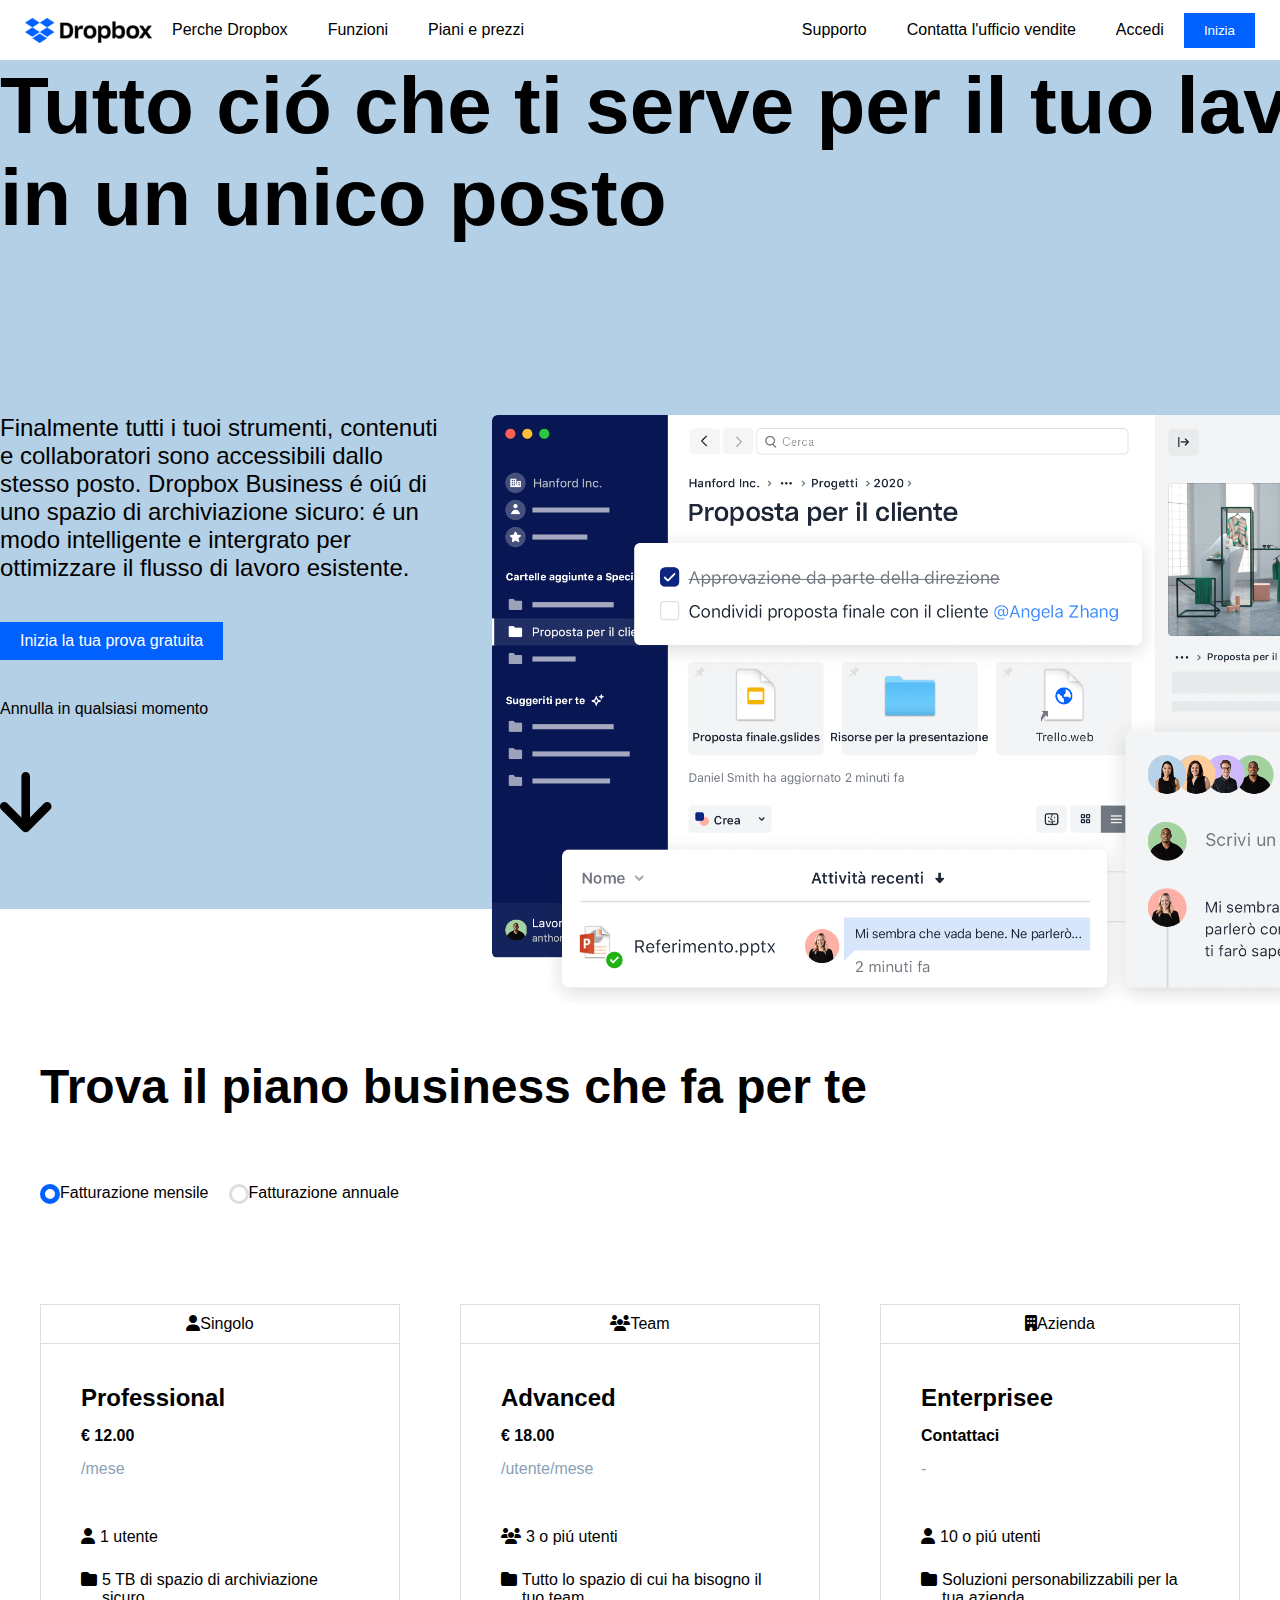
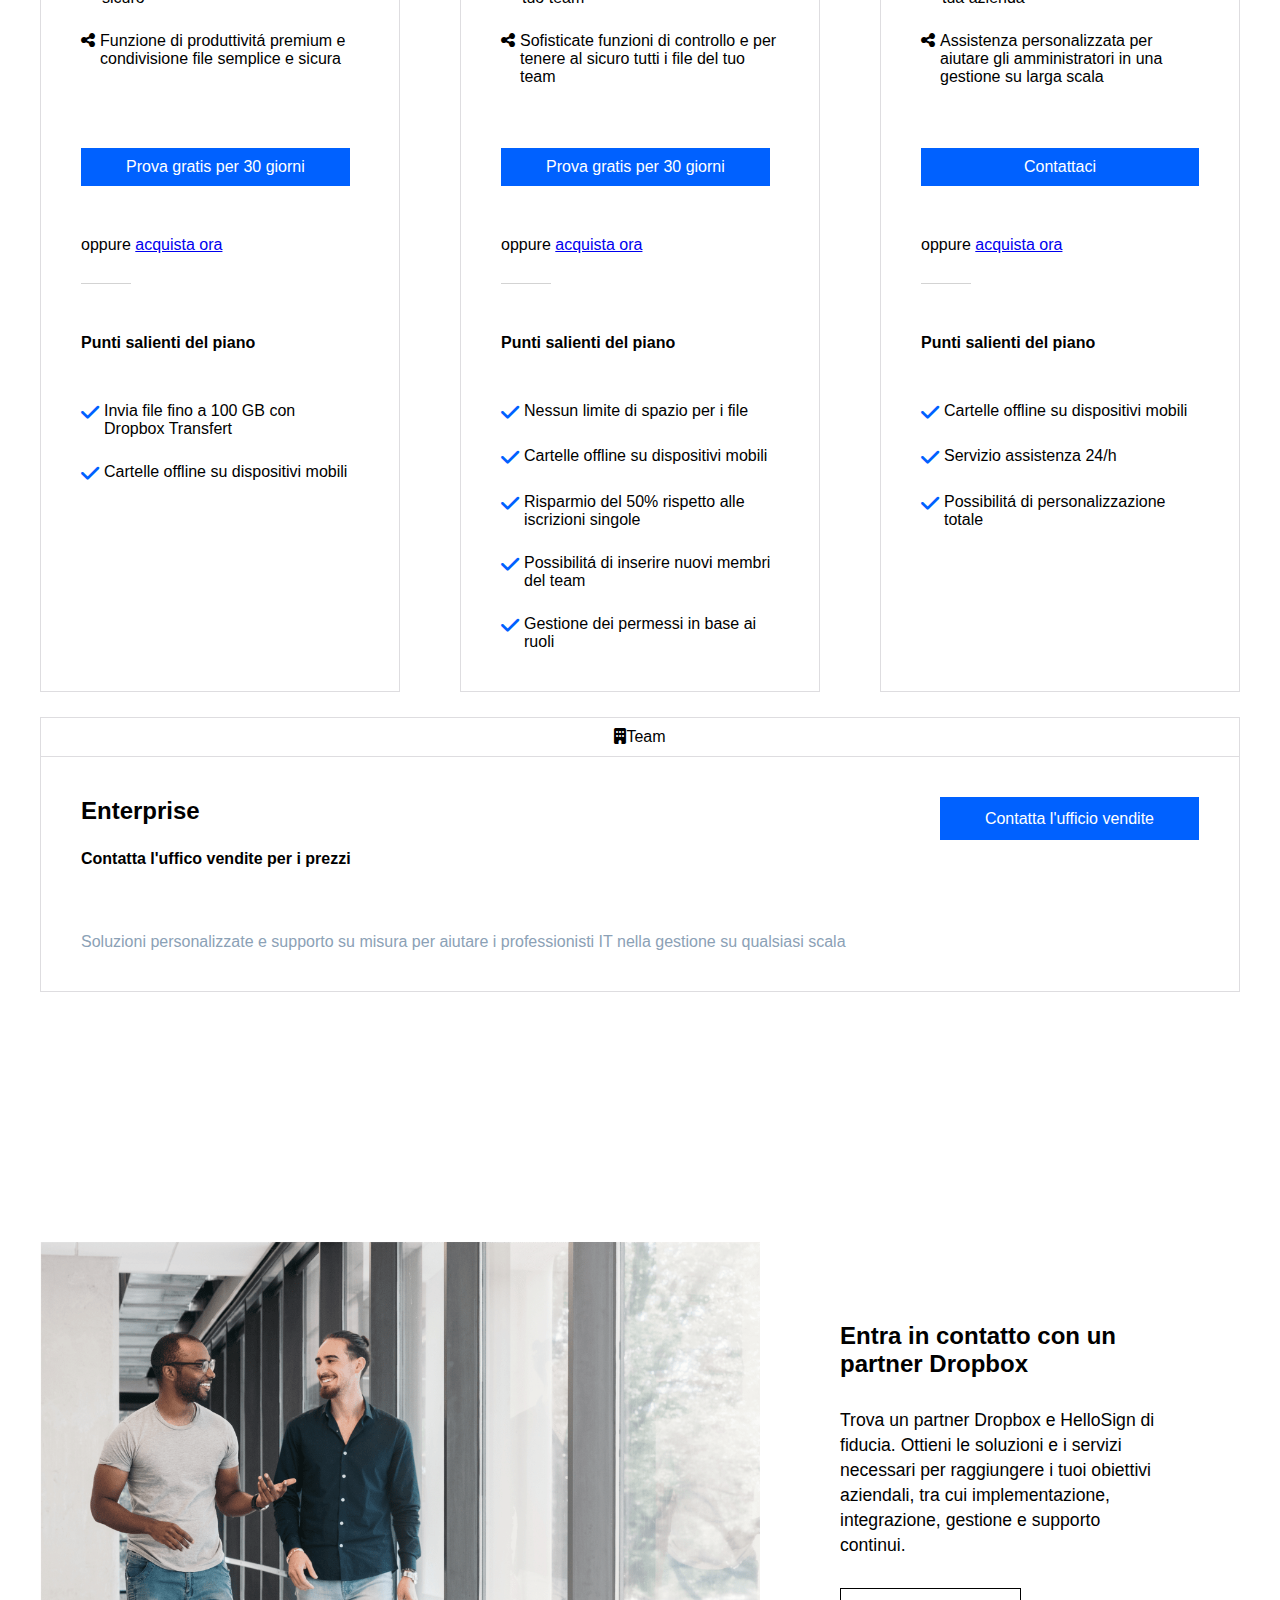
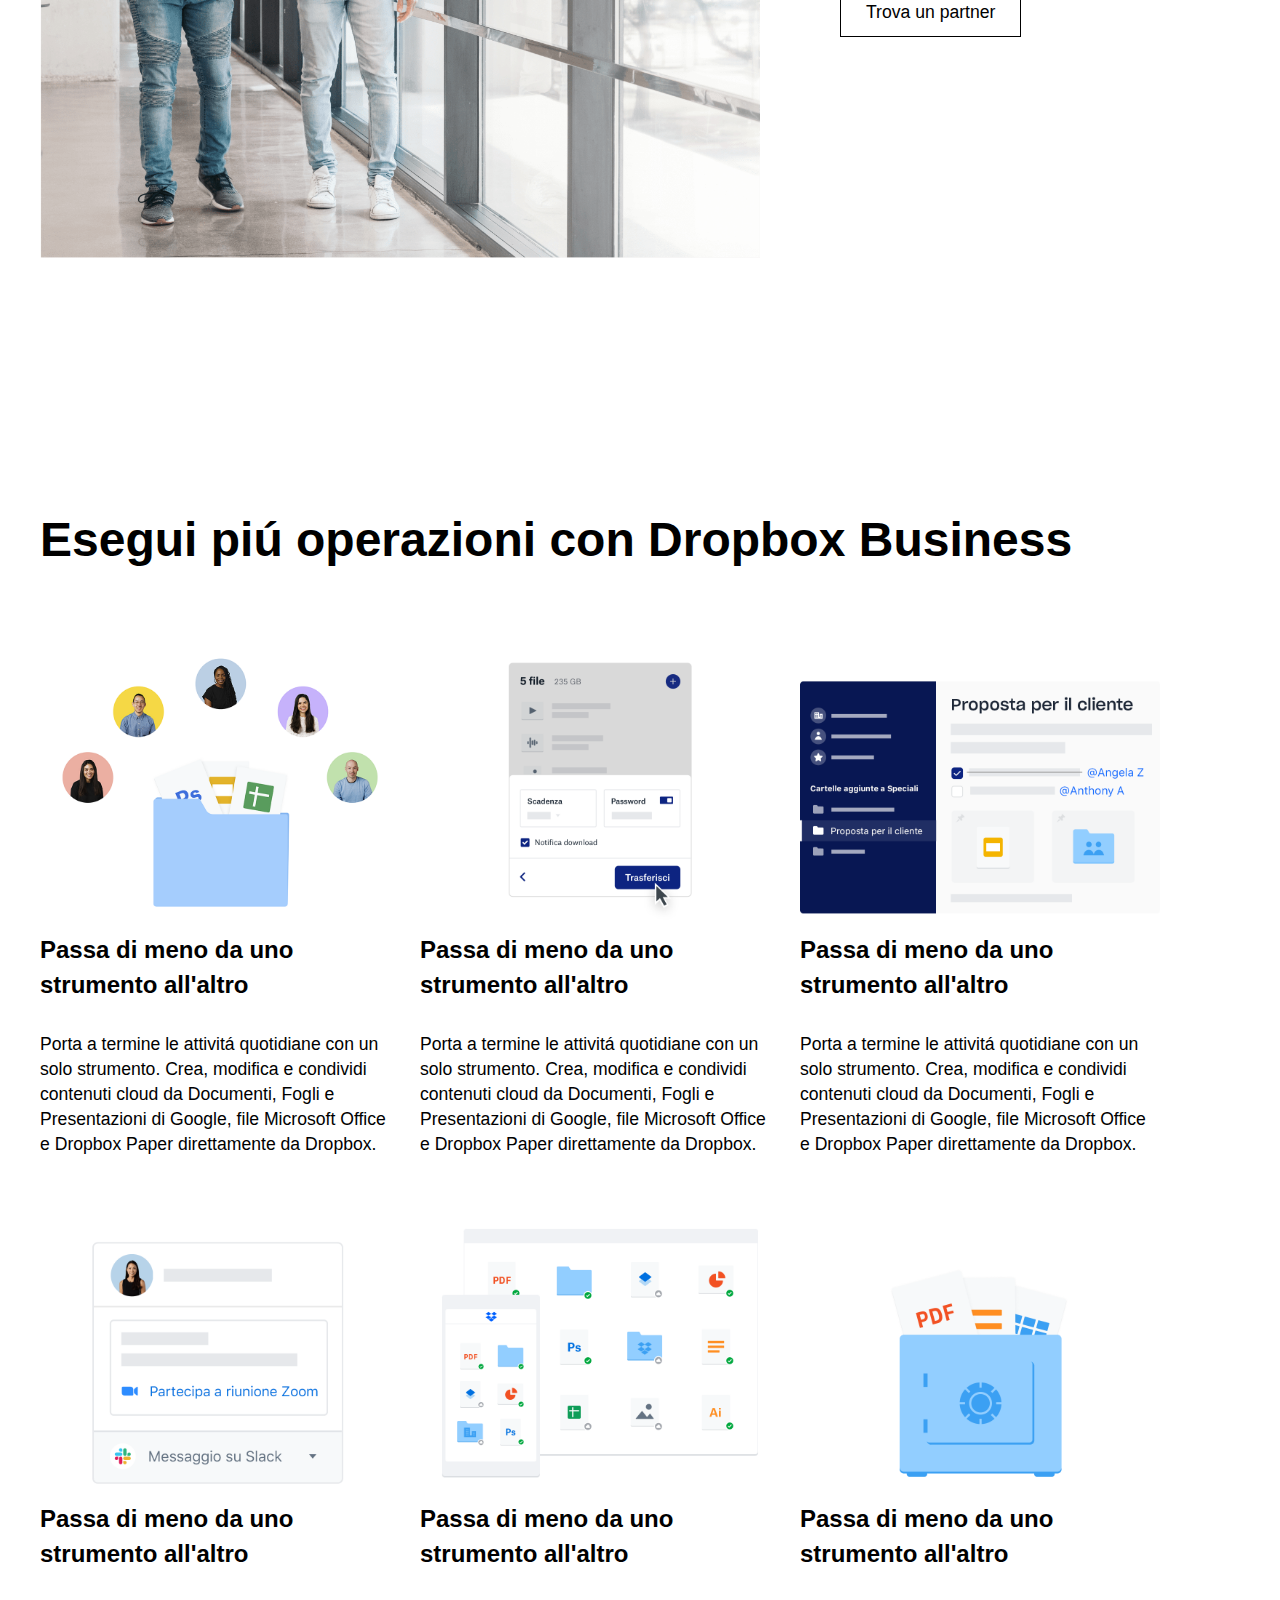
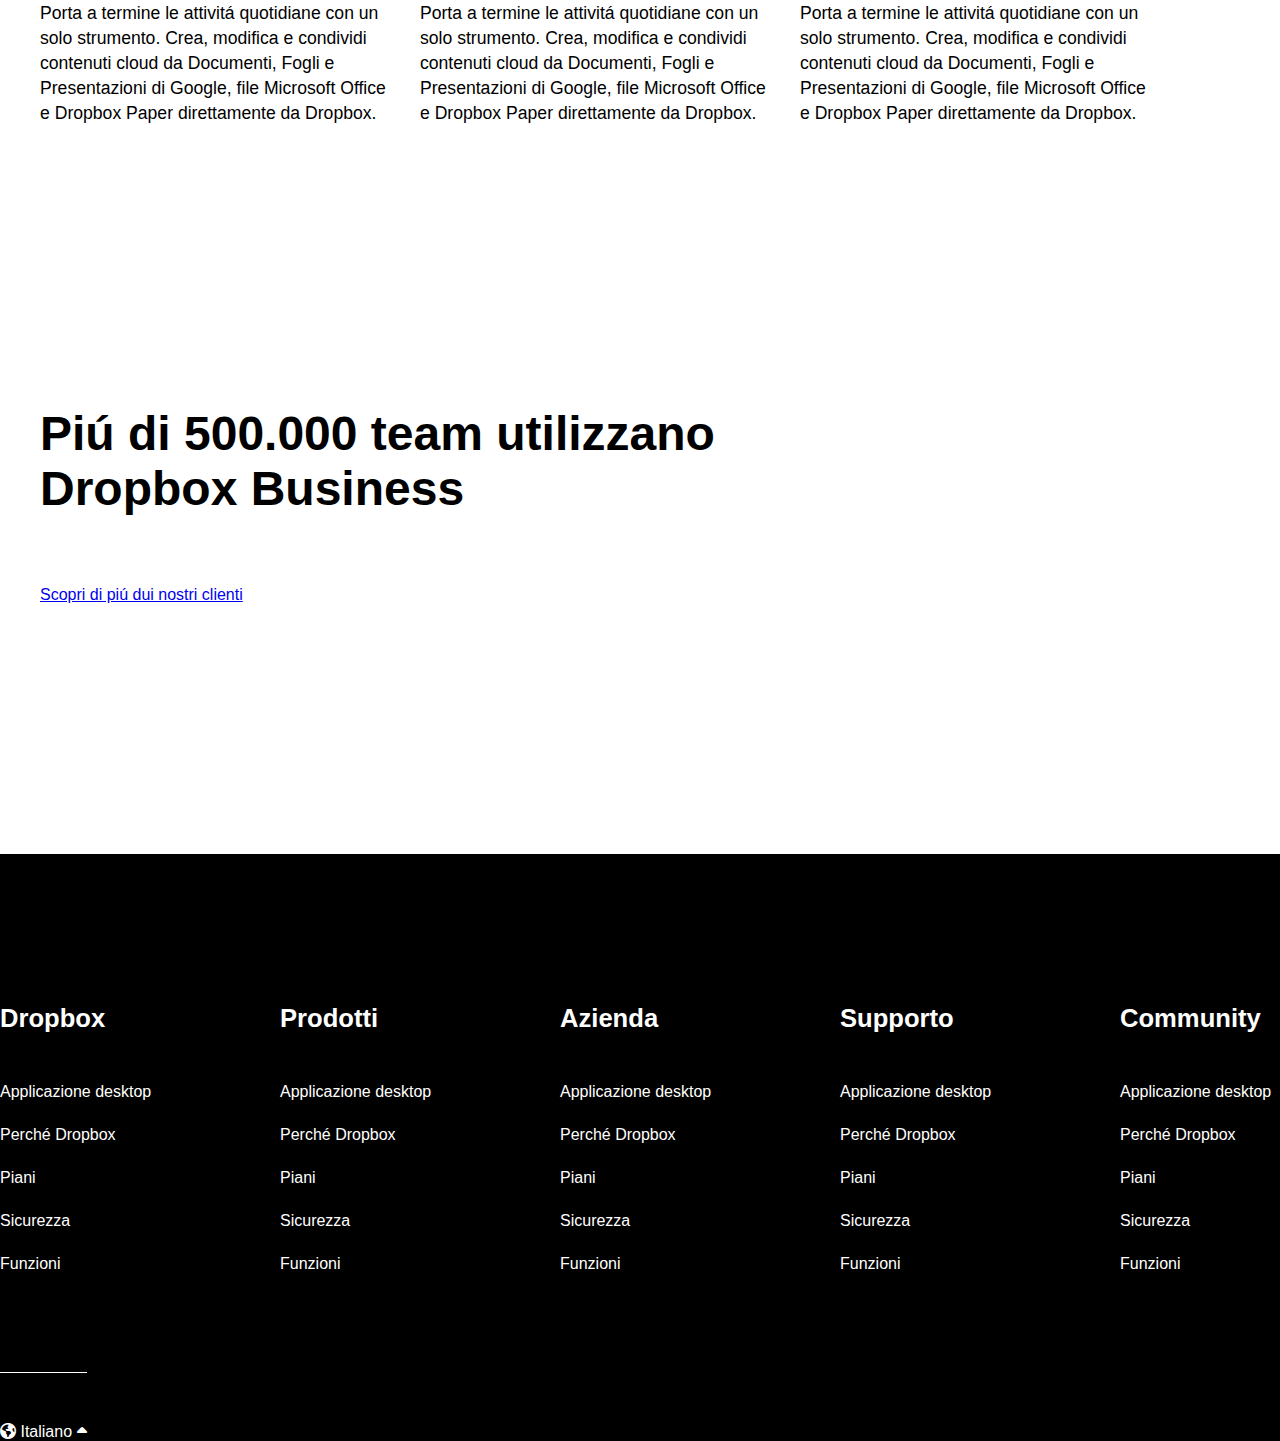
<file: index.html>
<!DOCTYPE html>
<html lang="en">

<head>
  <meta charset="UTF-8">
  <meta name="viewport" content="width=device-width, initial-scale=1.0">
  <link rel="stylesheet" href="https://cdnjs.cloudflare.com/ajax/libs/font-awesome/6.7.2/css/all.min.css"
    integrity="sha512-Evv84Mr4kqVGRNSgIGL/F/aIDqQb7xQ2vcrdIwxfjThSH8CSR7PBEakCr51Ck+w+/U6swU2Im1vVX0SVk9ABhg=="
    crossorigin="anonymous" referrerpolicy="no-referrer" />
  <link rel="stylesheet" href="./assets/css/style.css">
  <title>Dropbox</title>
</head>

<body>
  <header class="d-flex align-center">
    <div class="d-flex align-center">
      <img src="./assets/img/logo-small.png" alt="logo">
      <a href="#">Perche Dropbox</a>
      <a href="#">Funzioni</a>
      <div class="menu"><button class="menu-button">Piani e prezzi</button>
        <ul class="menu-list">
          <li><a href="./index.html">Home</a></li>
          <li><a href="./prize-and-plan.html">Piani e Prezzi</a></li>
        </ul>
      </div>
    </div>
    <div class="d-flex align-center">
      <a href="#">Supporto</a>
      <a href="#">Contatta l'ufficio vendite</a>
      <a href="#">Accedi</a>
      <button>Inizia</button>
    </div>
  </header>
  <main>
    <section class="bg-lightblue"> <!--Jumbo section-->
      <div class="big-container">
        <div class="row r-gap">
          <div class="col-100">
            <h1>Tutto ci&oacute; che ti serve per il tuo lavoro, in un unico posto</h1>
          </div>
          <div class="col-30">
            <p>Finalmente tutti i tuoi strumenti, contenuti e collaboratori sono accessibili dallo
              stesso posto. Dropbox
              Business &eacute; oi&uacute; di uno spazio di archiviazione sicuro: &eacute; un modo intelligente e
              intergrato per ottimizzare il flusso di lavoro esistente.</p>
            <button>Inizia la tua prova gratuita</button> <br>
            <span>Annulla in qualsiasi momento</span> <br>
            <i class="fa-solid fa-arrow-down"></i>
          </div>
          <div class="col-70"><img src="./assets/img/jumbo.png" alt="jumbo"></div>
        </div>
      </div>
    </section>
    <section> <!--Payment section-->
      <div class="container m-top-150">
        <h2>Trova il piano business che fa per te</h2>
        <div class="d-flex">
          <div class="check">&nbsp;</div><span>Fatturazione mensile</span>
          <div class="non-check"></div><span>Fatturazione annuale</span>
        </div>
        <div class="row gap-60">
          <div class="col-30 mb-65 border"><!--First plan-->
            <div class="d-flex plan-head "><span><i class="fa-solid fa-user"></i>Singolo</span></div>
            <div class="plan">
              <h3>Professional</h3>
              <span><b>&euro; 12.00</b></span>
              <span class="caption">/mese</span>
              <ul>
                <li>
                  <div><i class="fa-solid fa-user m-right-5"></i></div> 1 utente
                </li>
                <li>
                  <div><i class="fa-solid fa-folder m-right-5"></i></div> <span> 5 TB di spazio di archiviazione
                    sicuro</span>
                </li>
                <li><i class="fa-solid fa-share-nodes m-right-5 "></i>
                  <div> Funzione di produttivit&aacute; premium e condivisione file
                    semplice e sicura</div>
                </li>
              </ul>
              <button>Prova gratis per 30 giorni</button><br>
              <span class="bd-btt">oppure</span> <a href="#">acquista ora</a> <br>
              <div class="plan-end">
                <b>Punti salienti del piano</b>
                <ul>
                  <li><i class="fa-solid fa-check m-right-5"></i> Invia file fino a 100 GB con Dropbox Transfert</li>
                  <li><i class="fa-solid fa-check m-right-5"></i> Cartelle offline su dispositivi mobili</li>
                </ul>
              </div>
            </div>


          </div>
          <div class="col-30 mb-65 border"><!--2nd plan-->
            <div class="d-flex plan-head "><span><i class="fa-solid fa-users"></i>Team</span></div>
            <div class="plan">
              <h3>Advanced</h3>
              <span><b>&euro; 18.00</b></span>
              <span class="caption">/utente/mese</span>
              <ul>
                <li>
                  <div><i class="fa-solid fa-users m-right-5"></i></div> 3 o pi&uacute; utenti
                </li>
                <li>
                  <div><i class="fa-solid fa-folder m-right-5"></i></div> <span> Tutto lo spazio di cui ha bisogno il
                    tuo
                    team</span>
                </li>
                <li><i class="fa-solid fa-share-nodes m-right-5"></i> Sofisticate funzioni di controllo e per tenere al
                  sicuro
                  tutti i file del tuo team</li>
              </ul>
              <button>Prova gratis per 30 giorni</button><br>
              <span class="bd-btt">oppure</span> <a href="#">acquista ora</a> <br>
              <div class="plan-end">
                <b>Punti salienti del piano</b>
                <ul>
                  <li><i class="fa-solid fa-check m-right-5"></i> Nessun limite di spazio per i file</li>
                  <li><i class="fa-solid fa-check m-right-5"></i> Cartelle offline su dispositivi mobili</li>
                  <li><i class="fa-solid fa-check m-right-5"></i> Risparmio del 50&percnt; rispetto alle iscrizioni
                    singole</li>
                  <li><i class="fa-solid fa-check m-right-5"></i> Possibilit&aacute; di inserire nuovi membri del team
                  </li>
                  <li><i class="fa-solid fa-check m-right-5"></i> Gestione dei permessi in base ai ruoli</li>
                </ul>
              </div>
            </div>
          </div>
          <div class="col-30  mb-65 border"><!--3rd plan-->
            <div class="d-flex plan-head "><span><i class="fa-solid fa-building"></i>Azienda</span></div>
            <div class="plan">
              <h3>Enterprisee</h3>
              <span><b>Contattaci</b></span>
              <span class="caption">-</span>
              <ul>
                <li>
                  <div><i class="fa-solid fa-user m-right-5"></i></div> 10 o pi&uacute; utenti
                </li>
                <li>
                  <div><i class="fa-solid fa-folder m-right-5"></i></div> <span> Soluzioni personabilizzabili per la tua
                    azienda</span>
                </li>
                <li><i class="fa-solid fa-share-nodes m-right-5"></i> Assistenza personalizzata per aiutare gli
                  amministratori in
                  una gestione su larga scala</li>
              </ul>
              <button class="w-100">Contattaci</button><br>
              <span class="bd-btt">oppure</span> <a href="#">acquista ora</a> <br>
              <div class="plan-end">
                <b>Punti salienti del piano</b>
                <ul>
                  <li><i class="fa-solid fa-check m-right-5"></i> Cartelle offline su dispositivi mobili</li>
                  <li><i class="fa-solid fa-check m-right-5"></i> Servizio assistenza 24/h</li>
                  <li><i class="fa-solid fa-check m-right-5"></i> Possibilit&aacute; di personalizzazione totale</li>
                </ul>
              </div>
            </div>
          </div>
          <div class="col-100 border">
            <div class="d-flex plan-head "><span><i class="fa-solid fa-building"></i>Team</span></div>
            <div class="plan">
              <div class="fourth-plan d-flex space-between">
                <h3>Enterprise</h3>
                <button class="btn-fourth-plan">Contatta l'ufficio vendite</button>
              </div>
              <span class="mb-65"><b>Contatta l'uffico vendite per i prezzi</b></span>
              <span class="caption">Soluzioni personalizzate e supporto su misura per aiutare i professionisti IT nella
                gestione su qualsiasi scala</span>
            </div>
    </section>
    <section><!--Partner section-->
      <div class="container m-top-250">
        <div class="row">
          <div class="col-60">
            <img src="./assets/img/partner.png" alt="partner">
          </div>
          <div class="col-40">
            <div>
              <h3>Entra in contatto con un partner Dropbox</h3>
              <p>Trova un partner Dropbox e HelloSign di fiducia. Ottieni le soluzioni e i servizi necessari per
                raggiungere i tuoi obiettivi aziendali, tra cui implementazione, integrazione, gestione e supporto
                continui.</p>
              <button class="btn-bg-white">Trova un partner</button>
            </div>
          </div>
        </div>
      </div>
    </section>
    <section><!--Dropbox bss section-->
      <div class="container m-top-250">
        <h2>Esegui pi&uacute; operazioni con Dropbox Business</h2>
        <div class="row gap-20">
          <div class="col-33"> <!--first column-->
            <img src="./assets/img/business-feature-switching-tools.png" alt="image1">
            <h3>Passa di meno da uno strumento all'altro</h3>
            <p>Porta a termine le attivit&aacute; quotidiane con un solo strumento. Crea, modifica e condividi contenuti
              cloud da Documenti, Fogli e Presentazioni di Google, file Microsoft Office e Dropbox Paper direttamente da
              Dropbox.</p>
          </div>
          <div class="col-33"><!--second column-->
            <img src="./assets/img/business-feature-send-files-it.png" alt="image2">
            <h3>Passa di meno da uno strumento all'altro</h3>
            <p>Porta a termine le attivit&aacute; quotidiane con un solo strumento. Crea, modifica e condividi contenuti
              cloud da Documenti, Fogli e Presentazioni di Google, file Microsoft Office e Dropbox Paper direttamente da
              Dropbox.</p>
          </div>
          <div class="col-33"><!--third column-->
            <img src="./assets/img/business-feature-coordinate-it.png" alt="image3">
            <h3>Passa di meno da uno strumento all'altro</h3>
            <p>Porta a termine le attivit&aacute; quotidiane con un solo strumento. Crea, modifica e condividi contenuti
              cloud da Documenti, Fogli e Presentazioni di Google, file Microsoft Office e Dropbox Paper direttamente da
              Dropbox.</p>
          </div>
          <div class="col-33"><!--fourth column-->
            <img src="./assets/img/business-feature-integrations-it.png" alt="image4">
            <h3>Passa di meno da uno strumento all'altro</h3>
            <p>Porta a termine le attivit&aacute; quotidiane con un solo strumento. Crea, modifica e condividi contenuti
              cloud da Documenti, Fogli e Presentazioni di Google, file Microsoft Office e Dropbox Paper direttamente da
              Dropbox.</p>
          </div>
          <div class="col-33"><!--fifth column-->
            <img src="./assets/img/business-feature-multi-device.png" alt="image5">
            <h3>Passa di meno da uno strumento all'altro</h3>
            <p>Porta a termine le attivit&aacute; quotidiane con un solo strumento. Crea, modifica e condividi contenuti
              cloud da Documenti, Fogli e Presentazioni di Google, file Microsoft Office e Dropbox Paper direttamente da
              Dropbox.</p>
          </div>
          <div class="col-33"><!--sixth column-->
            <img src="./assets/img/business-feature-security.png" alt="image6">
            <h3>Passa di meno da uno strumento all'altro</h3>
            <p>Porta a termine le attivit&aacute; quotidiane con un solo strumento. Crea, modifica e condividi contenuti
              cloud da Documenti, Fogli e Presentazioni di Google, file Microsoft Office e Dropbox Paper direttamente da
              Dropbox.</p>
          </div>
        </div>
      </div>
    </section>
    <section><!--prefooter section-->
      <div class="container my-250">
        <div class="row">
          <div class="col-100">
            <h2>Pi&uacute; di 500.000 team utilizzano <br>Dropbox Business</h2>
            <p><a href="#">Scopri di pi&uacute; dui nostri clienti</a></p>
          </div>
        </div>
      </div>
    </section>
  </main>
  <footer>
    <div class="big-container p-top-150">
      <div class="top-footer">
        <div class="row">
          <div class="col-20">
            <h4>Dropbox</h4>
            <ul>
              <li>Applicazione desktop</li>
              <li>Perch&eacute; Dropbox</li>
              <li>Piani</li>
              <li>Sicurezza</li>
              <li>Funzioni</li>
            </ul>
          </div>
          <div class="col-20">
            <h4>Prodotti</h4>
            <ul>
              <li>Applicazione desktop</li>
              <li>Perch&eacute; Dropbox</li>
              <li>Piani</li>
              <li>Sicurezza</li>
              <li>Funzioni</li>
            </ul>
          </div>
          <div class="col-20">
            <h4>Azienda</h4>
            <ul>
              <li>Applicazione desktop</li>
              <li>Perch&eacute; Dropbox</li>
              <li>Piani</li>
              <li>Sicurezza</li>
              <li>Funzioni</li>
            </ul>
          </div>
          <div class="col-20">
            <h4>Supporto</h4>
            <ul>
              <li>Applicazione desktop</li>
              <li>Perch&eacute; Dropbox</li>
              <li>Piani</li>
              <li>Sicurezza</li>
              <li>Funzioni</li>
            </ul>
          </div>
          <div class="col-20">
            <h4>Community</h4>
            <ul>
              <li>Applicazione desktop</li>
              <li>Perch&eacute; Dropbox</li>
              <li>Piani</li>
              <li>Sicurezza</li>
              <li>Funzioni</li>
            </ul>
          </div>


        </div>
      </div>
      <div class="bottom-footer p-top-150">
        <div class="row">
          <div class="col-100">
            <span class="b-top-fff"><i class="fa-solid fa-earth-americas"></i>
              <span>Italiano</span> <i class="fa-solid fa-caret-up"></i></span>
          </div>
        </div>
      </div>
    </div>
  </footer>









</body>

</html>
</file>
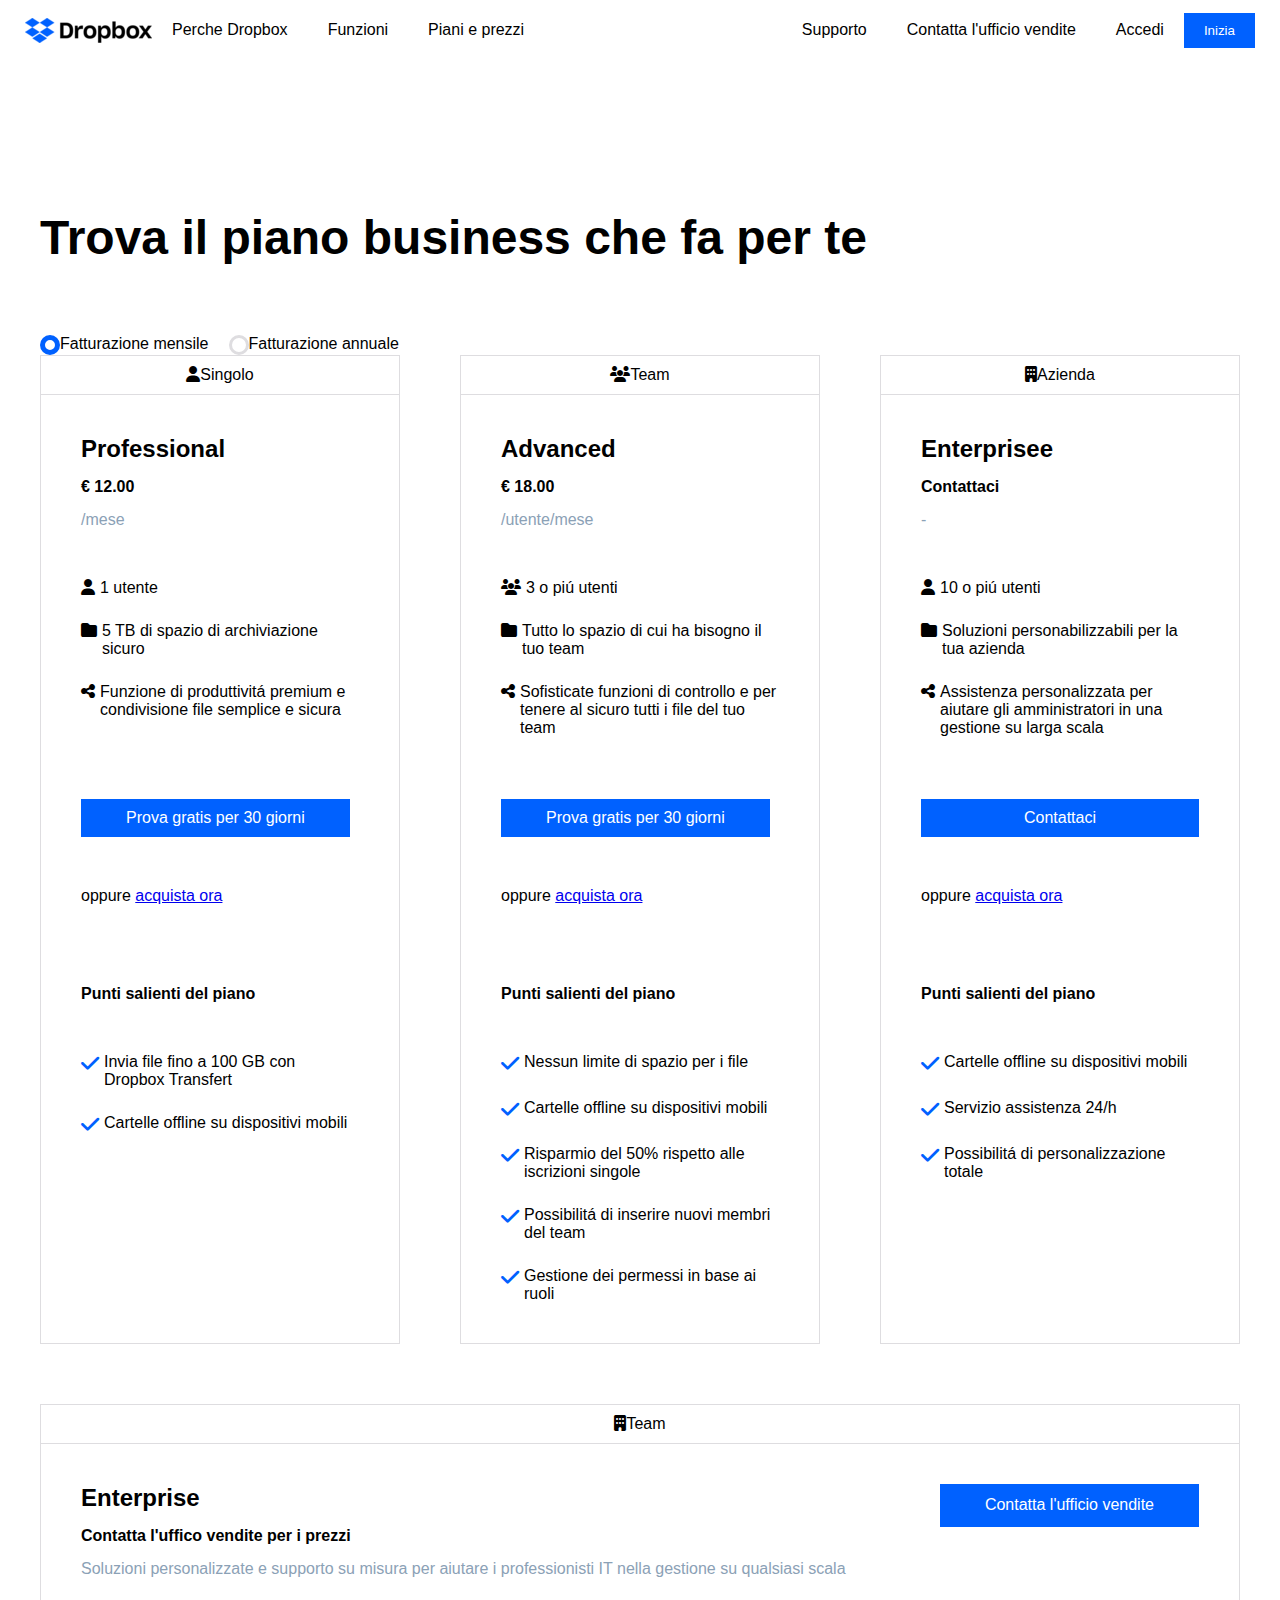
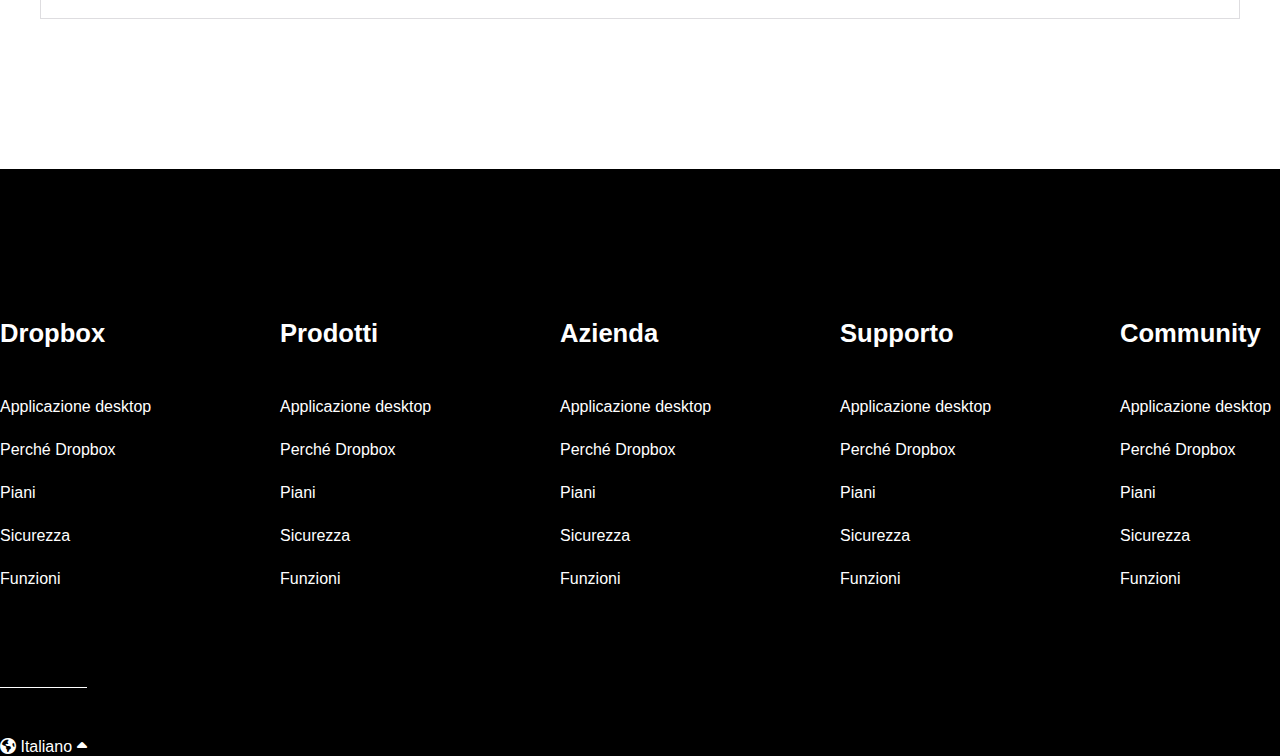
<file: prize-and-plan.html>
<!DOCTYPE html>
<html lang="en">

<head>
  <meta charset="UTF-8">
  <meta name="viewport" content="width=device-width, initial-scale=1.0">
  <link rel="stylesheet" href="https://cdnjs.cloudflare.com/ajax/libs/font-awesome/6.7.2/css/all.min.css"
    integrity="sha512-Evv84Mr4kqVGRNSgIGL/F/aIDqQb7xQ2vcrdIwxfjThSH8CSR7PBEakCr51Ck+w+/U6swU2Im1vVX0SVk9ABhg=="
    crossorigin="anonymous" referrerpolicy="no-referrer" />
  <link rel="stylesheet" href="./assets/css/p-n-p.css">
  <title>Piani e Prezzi</title>
</head>

<body>
  <header class="d-flex align-center">
    <div class="d-flex align-center">
      <img src="./assets/img/logo-small.png" alt="logo">
      <a href="#">Perche Dropbox</a>
      <a href="#">Funzioni</a>
      <div class="menu"><button class="menu-button">Piani e prezzi</button>
        <ul class="menu-list">
          <li><a href="./index.html">Home</a></li>
          <li><a href="./prize-and-plan.html">Piani e Prezzi</a></li>
        </ul>
      </div>
    </div>
    <div class="d-flex align-center">
      <a href="#">Supporto</a>
      <a href="#">Contatta l'ufficio vendite</a>
      <a href="#">Accedi</a>
      <button>Inizia</button>
    </div>
  </header>
  <main>
    <section> <!--Payment section-->
      <div class="container m-top-150">
        <h2>Trova il piano business che fa per te</h2>
        <div class="d-flex">
          <div class="check">&nbsp;</div><span>Fatturazione mensile</span>
          <div class="non-check"></div><span>Fatturazione annuale</span>
        </div>
        <div class="row gap-60">
          <div class="col-30 mb-65 border"><!--First plan-->
            <div class="d-flex plan-head "><span><i class="fa-solid fa-user"></i>Singolo</span></div>
            <div class="plan">
              <h3>Professional</h3>
              <span><b>&euro; 12.00</b></span>
              <span class="caption">/mese</span>
              <ul>
                <li>
                  <div><i class="fa-solid fa-user m-right-5"></i></div> 1 utente
                </li>
                <li>
                  <div><i class="fa-solid fa-folder m-right-5"></i></div> <span> 5 TB di spazio di archiviazione
                    sicuro</span>
                </li>
                <li><i class="fa-solid fa-share-nodes m-right-5 "></i>
                  <div> Funzione di produttivit&aacute; premium e condivisione file
                    semplice e sicura</div>
                </li>
              </ul>
              <button>Prova gratis per 30 giorni</button><br>
              <span class="bd-btt">oppure</span> <a href="#">acquista ora</a> <br>
              <div class="plan-end">
                <b>Punti salienti del piano</b>
                <ul>
                  <li><i class="fa-solid fa-check m-right-5"></i> Invia file fino a 100 GB con Dropbox Transfert</li>
                  <li><i class="fa-solid fa-check m-right-5"></i> Cartelle offline su dispositivi mobili</li>
                </ul>
              </div>
            </div>


          </div>
          <div class="col-30 mb-65 border"><!--2nd plan-->
            <div class="d-flex plan-head "><span><i class="fa-solid fa-users"></i>Team</span></div>
            <div class="plan">
              <h3>Advanced</h3>
              <span><b>&euro; 18.00</b></span>
              <span class="caption">/utente/mese</span>
              <ul>
                <li>
                  <div><i class="fa-solid fa-users m-right-5"></i></div> 3 o pi&uacute; utenti
                </li>
                <li>
                  <div><i class="fa-solid fa-folder m-right-5"></i></div> <span> Tutto lo spazio di cui ha bisogno il
                    tuo
                    team</span>
                </li>
                <li><i class="fa-solid fa-share-nodes m-right-5"></i> Sofisticate funzioni di controllo e per tenere al
                  sicuro
                  tutti i file del tuo team</li>
              </ul>
              <button>Prova gratis per 30 giorni</button><br>
              <span class="bd-btt">oppure</span> <a href="#">acquista ora</a> <br>
              <div class="plan-end">
                <b>Punti salienti del piano</b>
                <ul>
                  <li><i class="fa-solid fa-check m-right-5"></i> Nessun limite di spazio per i file</li>
                  <li><i class="fa-solid fa-check m-right-5"></i> Cartelle offline su dispositivi mobili</li>
                  <li><i class="fa-solid fa-check m-right-5"></i> Risparmio del 50&percnt; rispetto alle iscrizioni
                    singole</li>
                  <li><i class="fa-solid fa-check m-right-5"></i> Possibilit&aacute; di inserire nuovi membri del team
                  </li>
                  <li><i class="fa-solid fa-check m-right-5"></i> Gestione dei permessi in base ai ruoli</li>
                </ul>
              </div>
            </div>
          </div>
          <div class="col-30  mb-65 border"><!--3rd plan-->
            <div class="d-flex plan-head "><span><i class="fa-solid fa-building"></i>Azienda</span></div>
            <div class="plan">
              <h3>Enterprisee</h3>
              <span><b>Contattaci</b></span>
              <span class="caption">-</span>
              <ul>
                <li>
                  <div><i class="fa-solid fa-user m-right-5"></i></div> 10 o pi&uacute; utenti
                </li>
                <li>
                  <div><i class="fa-solid fa-folder m-right-5"></i></div> <span> Soluzioni personabilizzabili per la tua
                    azienda</span>
                </li>
                <li><i class="fa-solid fa-share-nodes m-right-5"></i> Assistenza personalizzata per aiutare gli
                  amministratori in
                  una gestione su larga scala</li>
              </ul>
              <button class="w-100">Contattaci</button><br>
              <span class="bd-btt">oppure</span> <a href="#">acquista ora</a> <br>
              <div class="plan-end">
                <b>Punti salienti del piano</b>
                <ul>
                  <li><i class="fa-solid fa-check m-right-5"></i> Cartelle offline su dispositivi mobili</li>
                  <li><i class="fa-solid fa-check m-right-5"></i> Servizio assistenza 24/h</li>
                  <li><i class="fa-solid fa-check m-right-5"></i> Possibilit&aacute; di personalizzazione totale</li>
                </ul>
              </div>
            </div>
          </div>
          <div class="col-100 border">
            <div class="d-flex plan-head "><span><i class="fa-solid fa-building"></i>Team</span></div>
            <div class="plan">
              <div class="fourth-plan d-flex space-between">
                <h3>Enterprise</h3>
                <button class="btn-fourth-plan">Contatta l'ufficio vendite</button>
              </div>
              <span class="mb-65"><b>Contatta l'uffico vendite per i prezzi</b></span>
              <span class="caption">Soluzioni personalizzate e supporto su misura per aiutare i professionisti IT nella
                gestione su qualsiasi scala</span>
            </div>
    </section>
  </main>
  <footer>
    <div class="big-container p-top-150">
      <div class="top-footer">
        <div class="row">
          <div class="col-20">
            <h4>Dropbox</h4>
            <ul>
              <li>Applicazione desktop</li>
              <li>Perch&eacute; Dropbox</li>
              <li>Piani</li>
              <li>Sicurezza</li>
              <li>Funzioni</li>
            </ul>
          </div>
          <div class="col-20">
            <h4>Prodotti</h4>
            <ul>
              <li>Applicazione desktop</li>
              <li>Perch&eacute; Dropbox</li>
              <li>Piani</li>
              <li>Sicurezza</li>
              <li>Funzioni</li>
            </ul>
          </div>
          <div class="col-20">
            <h4>Azienda</h4>
            <ul>
              <li>Applicazione desktop</li>
              <li>Perch&eacute; Dropbox</li>
              <li>Piani</li>
              <li>Sicurezza</li>
              <li>Funzioni</li>
            </ul>
          </div>
          <div class="col-20">
            <h4>Supporto</h4>
            <ul>
              <li>Applicazione desktop</li>
              <li>Perch&eacute; Dropbox</li>
              <li>Piani</li>
              <li>Sicurezza</li>
              <li>Funzioni</li>
            </ul>
          </div>
          <div class="col-20">
            <h4>Community</h4>
            <ul>
              <li>Applicazione desktop</li>
              <li>Perch&eacute; Dropbox</li>
              <li>Piani</li>
              <li>Sicurezza</li>
              <li>Funzioni</li>
            </ul>
          </div>
        </div>
      </div>
      <div class="bottom-footer p-top-150">
        <div class="row">
          <div class="col-100">
            <span class="b-top-fff"><i class="fa-solid fa-earth-americas"></i>
              <span>Italiano</span> <i class="fa-solid fa-caret-up"></i></span>
          </div>
        </div>
      </div>
    </div>
  </footer>
</body>

</html>
</file>
<file: assets/css/style.css>
* {
  padding: 0;
  margin: 0;
  box-sizing: border-box;
}

body {
  font-family: Arial, Helvetica, sans-serif;
}

header {
  padding: 25px;
  justify-content: space-between;
  position: fixed;
  width: 100%;
  z-index: 1;
  height: 60px;
  background-color: #fff;
}

header img {
  display: block;

}

header a {
  text-decoration: none;
  margin: 0 20px;
  color: black;
  font-size: 1rem;
}

header button {
  padding: 10px 20px;
  border: none;
  background-color: #0061FF;
  color: #fff;
}

main {
  padding-top: 60px;
}

footer {
  background-color: black;
  color: #ffffff;
}

button:hover {
  cursor: pointer;
}

button:active {
  background-color: #4689f3;
}

.btn-bg-white:active {
  background-color: #a7a7a7;
}

.plan button:active {
  background-color: #4689f3;
}

.bg-lightblue button {
  margin: 40px 0;
  padding: 10px 20px;
  border: none;
  font-size: 1em;
  background-color: #0061FF;
  color: #ffffff;
}

.plan button {
  margin: 50px 0;
  padding: 10px 45px;
  border: none;
  font-size: 1em;
  background-color: #0061FF;
  color: #ffffff;
}

.btn-bg-white {
  padding: 13px 25px;
  border: 1px black solid;
  font-size: 1.1em;
  background-color: #fff;
}

h1 {
  font-size: 5em;
  font-weight: 900;
}

h2 {
  font-size: 3em;
  margin-bottom: 70px;
}

h3 {
  font-size: 1.5em;
  margin-bottom: 15px;
}

h4 {
  font-size: 1.6em;
}

ul {
  list-style: none;
  margin-top: 50px;
  min-height: 170px;
}

ul li {
  margin-top: 25px;
}

ul li div {
  display: inline;
}

li {
  display: flex;
}

.menu {
  position: relative;
}

.menu-button {
  padding: 10px 20px;
  border: none;
  background-color: transparent;
  color: black;
  font-size: 1em;
}

.menu-list {
  display: none;
  position: absolute;
  top: -20px;
  left: 0;
  background-color: #fff;
  padding: 10px;
}

.menu-button:hover+.menu-list {
  display: block;
}

.menu-list:hover {
  display: block;
}

/*******Tools********/
.d-flex {
  display: flex;
}

.align-center {
  align-items: center;
}

.big-container {
  width: 1500px;
  margin: 0 auto;
}

.container {
  width: 1200px;
  margin: 0 auto;
}

.row {
  display: flex;
  flex-wrap: wrap;
}

.r-gap {
  row-gap: 70px;
}

.gap-20 {
  gap: 20px;
}

.gap-60 {
  gap: 60px;
}

.mb-65 {
  margin-bottom: 65px;
}

.m-right-5 {
  margin-right: 5px;
}

.m-top-150 {
  margin-top: 150px;
}

.p-top-150 {
  padding-top: 150px;
}

.m-top-250 {
  margin-top: 250px;
}

.my-250 {
  margin-top: 250px;
  margin-bottom: 250px;
}

.m-b-50 {
  margin-bottom: 50px;
}

.bg-lightblue {
  background-color: #B4D0E6;
}

.w-100 {
  width: 100%;
}

.h-1500 {
  height: 1500px;
}

.border {
  border: 1px solid #DEDDE0;
}

.b-top-fff {
  border-top: 1px solid white;
  padding-top: 50px;
  line-height: ;
}

.bd-btt {
  padding-bottom: 30px;
  border-bottom: 1px solid lightgrey;
  margin-bottom: 40px;
}

/***********Layout*************/
.col-20 {
  width: calc(100% / 5 - 20px);
}

.col-30 {
  width: 30%;
}

.col-33 {
  width: calc(100% / 3 - 40px);
}

.col-40 {
  width: 40%;
}

.col-60 {
  width: 60%;
}

.col-70 {
  width: 70%;
}

.col-100 {
  width: 100%;
}

.col-60 img {
  width: 100%;
}

.col-70 img {
  width: 100%;
}

/**********Commons***********/
.big-container .col-30 p {
  font-size: 1.5em;
}

.big-container .col-30 .fa-solid {
  margin-top: 50px;
  font-size: 4.3em;
}

.check {
  border-radius: 50%;
  border: 5px solid #0061FF;
  width: 20px;
  height: 20px;
}

.non-check {
  border-radius: 50%;
  border: 3px solid #DEDDE0;
  width: 20px;
  height: 20px;
  margin-left: 20px;
}

.plan-head {
  padding: 10px;
  justify-content: center;
  border-bottom: 1px solid #DEDDE0;
}

.plan {
  padding: 40px;
}

.caption {
  color: #8BA1B6;
  margin-top: 15px;
  display: block;
}

.plan-end {
  margin-top: 80px;
}

.fa-check {
  color: #0061FF;
  font-size: 1.3em;
}

.plan .fourth-plan .btn-fourth-plan {
  margin: 0;
}

.m-0 {

  margin: 0;
}

.col-100 .plan h3 {
  display: inline;
}

.col-100 .plan span {
  display: block;
}

.space-between {
  justify-content: space-between;
}

.col-30,
.col-70 {
  position: relative;
  top: 100px;
}

.fourth-plan {
  margin-bottom: 10px;
}

.col-40 div {
  padding: 80px;
}

.col-40 div p {
  margin: 30px 0px;
  font-size: 1.1em;
  line-height: 25px;
}

.col-33 h3 {
  line-height: 35px;
}

.col-33 p {
  margin: 30px 0px;
  font-size: 1.1em;
  line-height: 25px;
}

.col-33 img {
  width: 100%;
}
</file>
<file: assets/css/p-n-p.css>
* {
  padding: 0;
  margin: 0;
  box-sizing: border-box;
}

body {
  font-family: Arial, Helvetica, sans-serif;
}

header {
  padding: 25px;
  justify-content: space-between;
  position: fixed;
  width: 100%;
  z-index: 1;
  height: 60px;
  background-color: #fff;
}

header img {
  display: block;

}

header a {
  text-decoration: none;
  margin: 0 20px;
  color: black;
  font-size: 1rem;
}

header button {
  padding: 10px 20px;
  border: none;
  background-color: #0061FF;
  color: #fff;
}

main {
  padding-top: 60px;
}

footer {
  background-color: black;
  color: #ffffff;
  margin-top: 150px;
}

button:hover {
  cursor: pointer;
}

button:active {
  background-color: #4689f3;
}

.bg-lightblue button {
  margin: 40px 0;
  padding: 10px 20px;
  border: none;
  font-size: 1em;
  background-color: #0061FF;
  color: #ffffff;
}

.plan button {
  margin: 50px 0;
  padding: 10px 45px;
  border: none;
  font-size: 1em;
  background-color: #0061FF;
  color: #ffffff;
}

.plan button:active {
  background-color: #4689f3;
}

h1 {
  font-size: 5em;
  font-weight: 900;
}

h2 {
  font-size: 3em;
  margin-bottom: 70px;
}

h3 {
  font-size: 1.5em;
  margin-bottom: 15px;
}

h4 {
  font-size: 1.6em;
}

ul {
  list-style: none;
  margin-top: 50px;
  min-height: 170px;
}

ul li {
  margin-top: 25px;
}

ul li div {
  display: inline;
}

li {
  display: flex;
}

.menu {
  position: relative;
}

.menu-button {
  padding: 10px 20px;
  border: none;
  background-color: transparent;
  color: black;
  font-size: 1em;
}

.menu-list {
  display: none;
  position: absolute;
  top: -20px;
  left: 0;
  background-color: #fff;
  padding: 10px;
}

.menu-button:hover+.menu-list {
  display: block;
}

.menu-list:hover {
  display: block;
}

/*****Tools*******/
.d-flex {
  display: flex;
}

.align-center {
  align-items: center;
}

.container {
  width: 1200px;
  margin: 0 auto;
}

.big-container {
  width: 1500px;
  margin: 0 auto;
}

.row {
  display: flex;
  flex-wrap: wrap;
}

.r-gap {
  row-gap: 70px;
}

.gap-60 {
  gap: 60px;
}

.m-top-150 {
  margin-top: 150px;
}

.p-top-150 {
  padding-top: 150px;
}

.m-right-5 {
  margin-right: 5px;
}

.w-100 {
  width: 100%;
}

.border {
  border: 1px solid #DEDDE0;
}

.col-20 {
  width: calc(100% / 5 - 20px);
}

.col-30 {
  width: 30%;
}

.col-100 {
  width: 100%;
}

.check {
  border-radius: 50%;
  border: 5px solid #0061FF;
  width: 20px;
  height: 20px;
}

.non-check {
  border-radius: 50%;
  border: 3px solid #DEDDE0;
  width: 20px;
  height: 20px;
  margin-left: 20px;
}

.plan-head {
  padding: 10px;
  justify-content: center;
  border-bottom: 1px solid #DEDDE0;
}

.plan {
  padding: 40px;
}

.caption {
  color: #8BA1B6;
  margin-top: 15px;
  display: block;
}

.plan-end {
  margin-top: 80px;
}

.fa-check {
  color: #0061FF;
  font-size: 1.3em;
}

.plan .fourth-plan .btn-fourth-plan {
  margin: 0;
}

.m-0 {

  margin: 0;
}

.col-100 .plan h3 {
  display: inline;
}

.col-100 .plan span {
  display: block;
}

.space-between {
  justify-content: space-between;
}

.b-top-fff {
  border-top: 1px solid white;
  padding-top: 50px;
  line-height: ;
}

.p-top-150 {
  padding-top: 150px;
}
</file>
